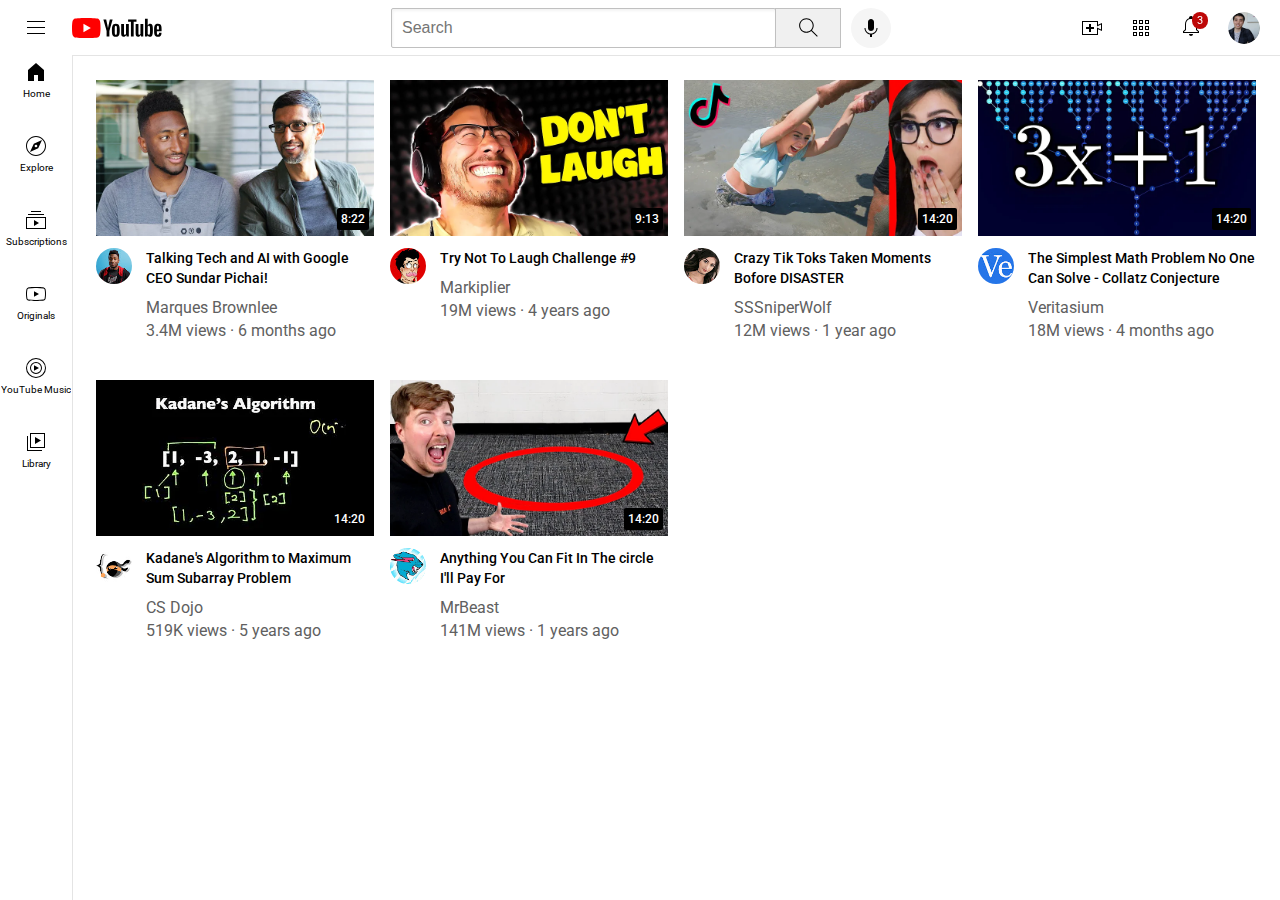
<file: index.html>
<!DOCTYPE html>
<html>
    <head>
        <meta charset="UTF-8">
        <title>YouTube.com Clone</title>
        
        <meta name="viewport" content="width=device-width, initial-scale=1.0">
        
       <link rel="preconnect"  href="https://fonts.googleapis.com">
        <link rel="preconnect" href="https://fonts.gstatic.com" crossorigin>
        <link href="https://fonts.googleapis.com/css2?family=Roboto:wght@400;500;700&display=swap" rel="stylesheet">
        
       <link rel="stylesheet" href="css%20files/newgeneral.css">
       <link rel="stylesheet" href="css%20files/header.css">
       <link rel="stylesheet" href="css%20files/video.css">
       <link rel="stylesheet" href="css%20files/sidebar.css">
       <link rel="stylesheet" href="css%20files/query.css">

    </head>
    <body>
        <div class="header">
            <!-- for videos-->
            <div class="left-section">
                <img class="menu" src="icons/hamburger-menus.svg">
                <img  class="youtube-logo" src="icons/youtube-logo-new.svg">
            </div>
            <div class="middle-section">
                <input class="search-bar" type="text" placeholder="Search">
                <button class="search-button">
                    <img class="search-icon " src="icons/search.svg">
                    <div class="tooltip">Search</div>
                </button>
                <button class="voice-search-icon-button">
                    <img class="voice-search-icon" src="icons/voice-search-icon.svg">
                    <div class="tooltip">Search with your voice</div>
                </button>
                
            </div>
            <div class="right-section">
                <div class="upload-icon-container">
                    <img class="upload-icon" src="icons/upload.svg">
                    <div class="tooltip">Create</div>
                </div>
                <img class="youtube-apps-icon" src="icons/youtube-apps.svg">
                <div class="notifications-icon-container">
                     <img class="notification-icon" src="icons/notifications-icon.svg">
                    <div class="notifications-count">3</div>
                </div>
                <img class="current-user-picture" src="channels/my-channel.jpeg">
            </div>
        </div>
        
        <div class="sidebar">
          <div class="sidebar-link">
                <img src="icons/home.svg">
                <div>Home</div>
            </div>
          <div class="sidebar-link">  
              <img src="icons/explore.svg">
              <div>Explore</div>
            </div>
          <div class="sidebar-link">  
              <img src="icons/subscriptions.svg">
              <div>Subscriptions</div>
            </div>
          <div class="sidebar-link">  
              <img src="icons/originals.svg">
                <div>Originals</div>
            </div>
          <div class="sidebar-link">
              <img src="icons/youtube-music.svg">
              <div>YouTube Music</div>
            </div>
          <div class="sidebar-link">  
              <img src="icons/library.svg">
              <div>Library</div>
            </div>
        </div>
        
        <div class="video-grid">
        <div class="video-preview">
            <div class="thumbnail-row">
                <img class="thumbnail" src="videos/thumbnail-1.webp">
                <div class="video-time">8:22</div>
            </div>
            <div class="video-info-grid">
                <div class="channel-picture">
                     <img class="profile-picture" src="channels/channel-1.jpeg">
                </div>
                <div class="video-info">
                     <p class="video-title">
                        Talking Tech and AI with Google CEO Sundar Pichai!
                    </p>
                    <p class="video-author">
                        Marques Brownlee
                    </p>
                    <p class="video-stats">
                       3.4M views &#183; 6 months ago
                    </p>
                </div>
            
            </div>
        </div>
        
         <div class="video-preview">
            <div class="thumbnail-row">
                <img  class="thumbnail" src="videos/thumbnail-2.webp">
                 <div class="video-time">9:13</div>
            </div>
            <div class="video-info-grid">
                <div class="channel-picture">
                    <img class= "profile-picture" src="channels/channel-2.jpeg">
                </div>
                <div class="video-info">
                    <p class="video-title">
                        Try Not To Laugh Challenge #9
                    </p>
                    <p class="video-author">
                        Markiplier
                    </p>
                    <p class="video-stats">
                       19M views &#183; 4 years ago
                    </p>
                </div>
            </div>
        </div>
        <div class="video-preview">
            <div class="thumbnail-row">
             <img  class="thumbnail" src="videos/thumbnail-3.webp">
                <div class="video-time">14:20</div>
            </div>
            <div class="video-info-grid">
                <div class="channel-picture">
                    <img class= "profile-picture" src="channels/channel-3.jpeg">
                </div>
                <div class="video-info">
                    <p class="video-title">
                        Crazy Tik Toks Taken Moments Bofore DISASTER
                    </p>
                    <p class="video-author">
                        SSSniperWolf
                    </p>
                    <p class="video-stats">
                       12M views &#183; 1 year ago
                    </p>
                </div>
            </div> 
        </div>
        <div class="video-preview">
            <div class="thumbnail-row">
             <img  class="thumbnail" src="videos/thumbnail-4.webp">
                <div class="video-time">14:20</div>
            </div>
            <div class="video-info-grid">
                <div class="channel-picture">
                    <img class= "profile-picture" src="channels/channel-4.jpeg">
                </div>
                <div class="video-info">
                    <p class="video-title">          
                        The Simplest Math Problem No One Can Solve - Collatz Conjecture
                    </p>
                    <p class="video-author">
                        Veritasium
                    </p>
                    <p class="video-stats">
                        18M views · 4 months ago
                    </p>
                </div>
            </div>
            </div>
            <div class="video-preview">
            <div class="thumbnail-row">
             <img  class="thumbnail" src="videos/thumbnail-5.webp">
                <div class="video-time">14:20</div>
            </div>
            <div class="video-info-grid">
                <div class="channel-picture">
                    <img class= "profile-picture" src="channels/channel-5.jpeg">
                </div>
                <div class="video-info">
                    <p class="video-title">
                        Kadane's Algorithm to Maximum Sum Subarray Problem                   
                    </p>
                    <p class="video-author">
                        CS Dojo
                    </p>
                    <p class="video-stats">
                       519K views &#183; 5 years ago
                    </p>
                </div>
            </div> 
        </div>
        <div class="video-preview">
            <div class="thumbnail-row">
             <img  class="thumbnail" src="videos/thumbnail-6.webp">
                <div class="video-time">14:20</div>
            </div>
            <div class="video-info-grid">
                <div class="channel-picture">
                    <img class= "profile-picture" src="channels/channel-6.jpeg">
                </div>
                <div class="video-info">
                    <p class="video-title">
                        Anything You Can Fit In The circle I'll Pay For
                    </p>
                    <p class="video-author">
                        MrBeast
                    </p>
                    <p class="video-stats">
                       141M views &#183; 1 years ago
                    </p>
                </div>
            </div>
        </div>
        </div>
    </body>
</html>
</file>
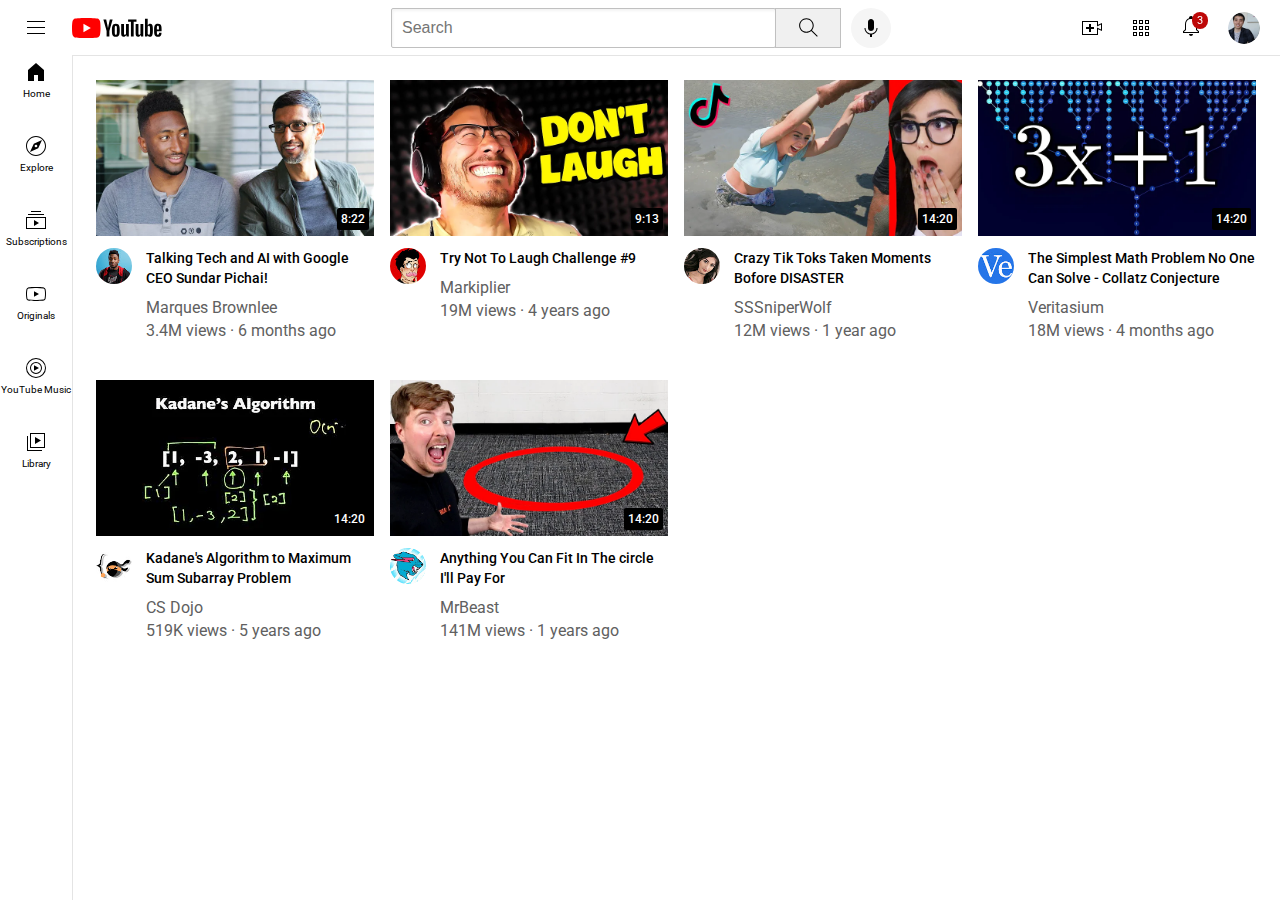
<file: newyoutube.html>
<!DOCTYPE html>
<html>
    <head>
        <meta charset="UTF-8">
        <title>YouTube.com Clone</title>
        
        <meta name="viewport" content="width=device-width, initial-scale=1.0">
        
       <link rel="preconnect"  href="https://fonts.googleapis.com">
        <link rel="preconnect" href="https://fonts.gstatic.com" crossorigin>
        <link href="https://fonts.googleapis.com/css2?family=Roboto:wght@400;500;700&display=swap" rel="stylesheet">
        
       <link rel="stylesheet" href="css%20files/newgeneral.css">
       <link rel="stylesheet" href="css%20files/header.css">
       <link rel="stylesheet" href="css%20files/video.css">
       <link rel="stylesheet" href="css%20files/sidebar.css">
       <link rel="stylesheet" href="css%20files/query.css">

    </head>
    <body>
        <div class="header">
            <!-- for videos-->
            <div class="left-section">
                <img class="menu" src="icons/hamburger-menus.svg">
                <img  class="youtube-logo" src="icons/youtube-logo-new.svg">
            </div>
            <div class="middle-section">
                <input class="search-bar" type="text" placeholder="Search">
                <button class="search-button">
                    <img class="search-icon " src="icons/search.svg">
                    <div class="tooltip">Search</div>
                </button>
                <button class="voice-search-icon-button">
                    <img class="voice-search-icon" src="icons/voice-search-icon.svg">
                    <div class="tooltip">Search with your voice</div>
                </button>
                
            </div>
            <div class="right-section">
                <div class="upload-icon-container">
                    <img class="upload-icon" src="icons/upload.svg">
                    <div class="tooltip">Create</div>
                </div>
                <img class="youtube-apps-icon" src="icons/youtube-apps.svg">
                <div class="notifications-icon-container">
                     <img class="notification-icon" src="icons/notifications-icon.svg">
                    <div class="notifications-count">3</div>
                </div>
                <img class="current-user-picture" src="channels/my-channel.jpeg">
            </div>
        </div>
        
        <div class="sidebar">
          <div class="sidebar-link">
                <img src="icons/home.svg">
                <div>Home</div>
            </div>
          <div class="sidebar-link">  
              <img src="icons/explore.svg">
              <div>Explore</div>
            </div>
          <div class="sidebar-link">  
              <img src="icons/subscriptions.svg">
              <div>Subscriptions</div>
            </div>
          <div class="sidebar-link">  
              <img src="icons/originals.svg">
                <div>Originals</div>
            </div>
          <div class="sidebar-link">
              <img src="icons/youtube-music.svg">
              <div>YouTube Music</div>
            </div>
          <div class="sidebar-link">  
              <img src="icons/library.svg">
              <div>Library</div>
            </div>
        </div>
        
        <div class="video-grid">
        <div class="video-preview">
            <div class="thumbnail-row">
                <img class="thumbnail" src="videos/thumbnail-1.webp">
                <div class="video-time">8:22</div>
            </div>
            <div class="video-info-grid">
                <div class="channel-picture">
                     <img class="profile-picture" src="channels/channel-1.jpeg">
                </div>
                <div class="video-info">
                     <p class="video-title">
                        Talking Tech and AI with Google CEO Sundar Pichai!
                    </p>
                    <p class="video-author">
                        Marques Brownlee
                    </p>
                    <p class="video-stats">
                       3.4M views &#183; 6 months ago
                    </p>
                </div>
            
            </div>
        </div>
        
         <div class="video-preview">
            <div class="thumbnail-row">
                <img  class="thumbnail" src="videos/thumbnail-2.webp">
                 <div class="video-time">9:13</div>
            </div>
            <div class="video-info-grid">
                <div class="channel-picture">
                    <img class= "profile-picture" src="channels/channel-2.jpeg">
                </div>
                <div class="video-info">
                    <p class="video-title">
                        Try Not To Laugh Challenge #9
                    </p>
                    <p class="video-author">
                        Markiplier
                    </p>
                    <p class="video-stats">
                       19M views &#183; 4 years ago
                    </p>
                </div>
            </div>
        </div>
        <div class="video-preview">
            <div class="thumbnail-row">
             <img  class="thumbnail" src="videos/thumbnail-3.webp">
                <div class="video-time">14:20</div>
            </div>
            <div class="video-info-grid">
                <div class="channel-picture">
                    <img class= "profile-picture" src="channels/channel-3.jpeg">
                </div>
                <div class="video-info">
                    <p class="video-title">
                        Crazy Tik Toks Taken Moments Bofore DISASTER
                    </p>
                    <p class="video-author">
                        SSSniperWolf
                    </p>
                    <p class="video-stats">
                       12M views &#183; 1 year ago
                    </p>
                </div>
            </div> 
        </div>
        <div class="video-preview">
            <div class="thumbnail-row">
             <img  class="thumbnail" src="videos/thumbnail-4.webp">
                <div class="video-time">14:20</div>
            </div>
            <div class="video-info-grid">
                <div class="channel-picture">
                    <img class= "profile-picture" src="channels/channel-4.jpeg">
                </div>
                <div class="video-info">
                    <p class="video-title">          
                        The Simplest Math Problem No One Can Solve - Collatz Conjecture
                    </p>
                    <p class="video-author">
                        Veritasium
                    </p>
                    <p class="video-stats">
                        18M views · 4 months ago
                    </p>
                </div>
            </div>
            </div>
            <div class="video-preview">
            <div class="thumbnail-row">
             <img  class="thumbnail" src="videos/thumbnail-5.webp">
                <div class="video-time">14:20</div>
            </div>
            <div class="video-info-grid">
                <div class="channel-picture">
                    <img class= "profile-picture" src="channels/channel-5.jpeg">
                </div>
                <div class="video-info">
                    <p class="video-title">
                        Kadane's Algorithm to Maximum Sum Subarray Problem                   
                    </p>
                    <p class="video-author">
                        CS Dojo
                    </p>
                    <p class="video-stats">
                       519K views &#183; 5 years ago
                    </p>
                </div>
            </div> 
        </div>
        <div class="video-preview">
            <div class="thumbnail-row">
             <img  class="thumbnail" src="videos/thumbnail-6.webp">
                <div class="video-time">14:20</div>
            </div>
            <div class="video-info-grid">
                <div class="channel-picture">
                    <img class= "profile-picture" src="channels/channel-6.jpeg">
                </div>
                <div class="video-info">
                    <p class="video-title">
                        Anything You Can Fit In The circle I'll Pay For
                    </p>
                    <p class="video-author">
                        MrBeast
                    </p>
                    <p class="video-stats">
                       141M views &#183; 1 years ago
                    </p>
                </div>
            </div>
        </div>
        </div>
    </body>
</html>
</file>
